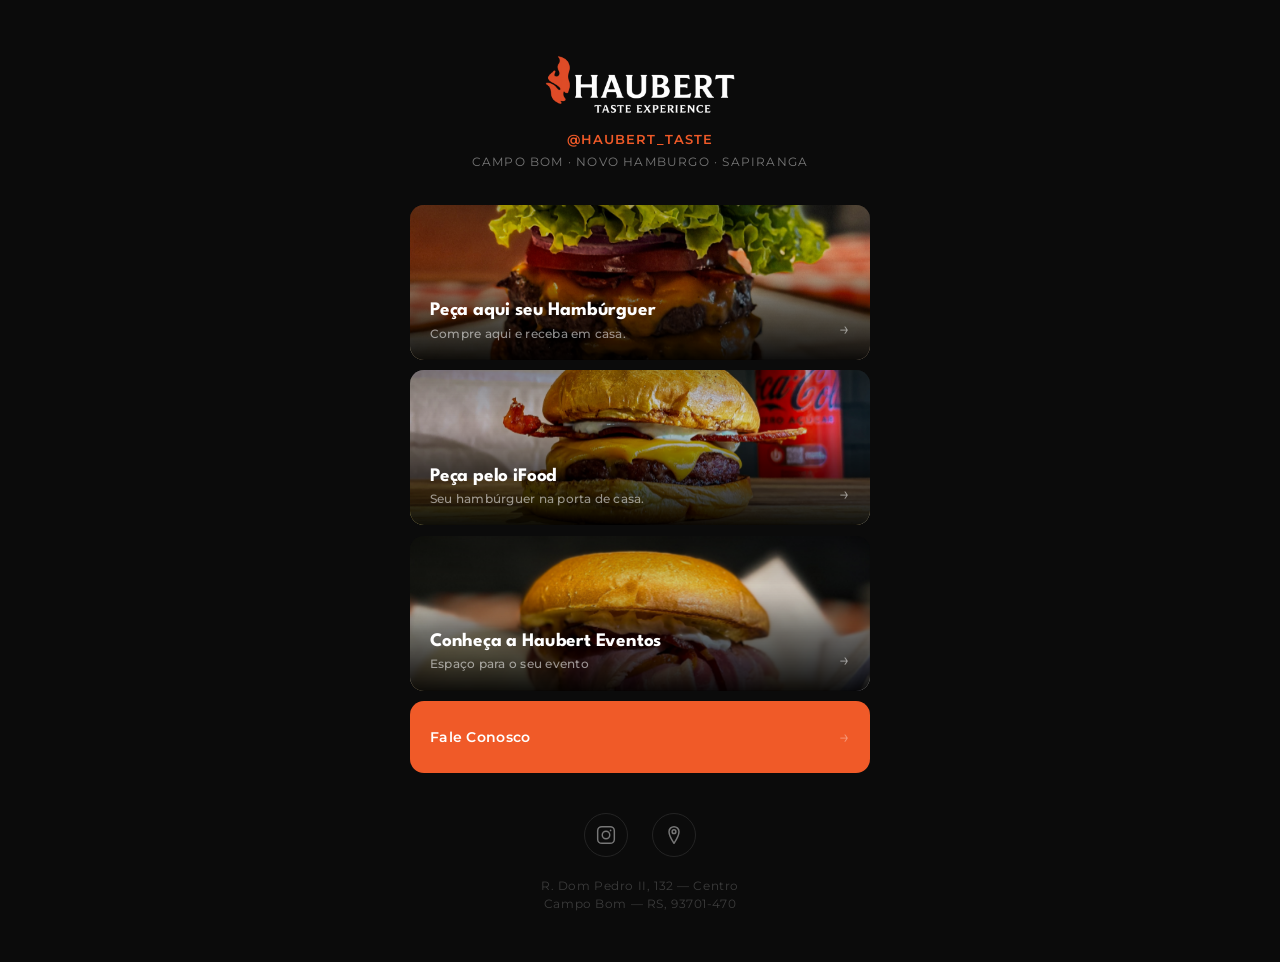
<file: index.html>
<!DOCTYPE html>
<html lang="pt-BR">
  <head>
    <meta charset="UTF-8" />
    <meta name="viewport" content="width=device-width, initial-scale=1.0" />
    <title>Haubert Taste</title>
    <meta
      name="description"
      content="Haubert Taste — hamburgueria artesanal em Campo Bom/RS."
    />
    <meta name="robots" content="noindex" />
    <meta name="theme-color" content="#0B0B0B" />
    <link rel="icon" type="image/png" href="./logotipo/favicon.png" />
    <link rel="apple-touch-icon" href="./logotipo/favicon.png" />
    <link rel="preconnect" href="https://fonts.googleapis.com" />
    <link rel="preconnect" href="https://fonts.gstatic.com" crossorigin />
    <link
      href="https://fonts.googleapis.com/css2?family=League+Spartan:wght@700;800&family=Montserrat:wght@400;500;600&display=swap"
      rel="stylesheet"
    />
    <link rel="stylesheet" href="./links.css" />
  </head>
  <body>
    <div class="page">

      <header class="lt-header">
        <img
          class="lt-logo"
          src="./logotipo/Prancheta%203.png"
          alt="Haubert Taste"
          width="600"
          height="180"
        />
        <a
          class="lt-handle"
          href="https://www.instagram.com/haubert_taste"
          target="_blank"
          rel="noopener noreferrer"
        >@haubert_taste</a>
        <p class="lt-city">Campo Bom &middot; Novo Hamburgo &middot; Sapiranga</p>
      </header>

      <main class="lt-links">

        <a
          class="lt-card"
          href="https://haubert-taste.goomer.app/menu"
          target="_blank"
          rel="noopener noreferrer"
        >
          <div
            class="lt-card__photo"
            style="background-image: url('./fotos/IMG_2862%204.JPG'); background-position: center 65%;"
          ></div>
          <div class="lt-card__overlay"></div>
          <div class="lt-card__content">
            <div class="lt-card__text">
              <span class="lt-card__title">Peça aqui seu Hambúrguer</span>
              <span class="lt-card__sub">Compre aqui e receba em casa.</span>
            </div>
            <span class="lt-card__arrow" aria-hidden="true">→</span>
          </div>
        </a>

        <a
          class="lt-card"
          href="https://www.ifood.com.br/delivery/campo-bom-rs/hamburguer---haubert-taste-centro/0efa4ca6-277e-4114-91d7-0dd6d5dc6d9a"
          target="_blank"
          rel="noopener noreferrer"
        >
          <div
            class="lt-card__photo"
            style="background-image: url('./fotos/IMG_6460%202.JPG'); background-position: center 58%;"
          ></div>
          <div class="lt-card__overlay"></div>
          <div class="lt-card__content">
            <div class="lt-card__text">
              <span class="lt-card__title">Peça pelo iFood</span>
              <span class="lt-card__sub">Seu hambúrguer na porta de casa.</span>
            </div>
            <span class="lt-card__arrow" aria-hidden="true">→</span>
          </div>
        </a>

        <a
          class="lt-card"
          href="https://wa.me/5551981939724?text=Ol%C3%A1%2C%20gostaria%20de%20informa%C3%A7%C3%B5es%20sobre%20eventos"
          target="_blank"
          rel="noopener noreferrer"
        >
          <div
            class="lt-card__photo"
            style="background-image: url('./fotos/IMG_0386.JPG'); background-position: center 45%;"
          ></div>
          <div class="lt-card__overlay"></div>
          <div class="lt-card__content">
            <div class="lt-card__text">
              <span class="lt-card__title">Conheça a Haubert Eventos</span>
              <span class="lt-card__sub">Espaço para o seu evento</span>
            </div>
            <span class="lt-card__arrow" aria-hidden="true">→</span>
          </div>
        </a>

        <a
          class="lt-card lt-card--flat"
          href="https://wa.me/5551981939724?text=Ol%C3%A1%2C%20gostaria%20de%20atendimento%21"
          target="_blank"
          rel="noopener noreferrer"
        >
          <div class="lt-card__content">
            <span class="lt-card__title">Fale Conosco</span>
            <span class="lt-card__arrow" aria-hidden="true">→</span>
          </div>
        </a>

      </main>

      <footer class="lt-footer">
        <div class="lt-footer__icons">
          <a
            class="lt-icon-link"
            href="https://www.instagram.com/haubert_taste"
            target="_blank"
            rel="noopener noreferrer"
            aria-label="Instagram da Haubert Taste"
          >
            <svg viewBox="0 0 24 24" fill="none" stroke="currentColor" stroke-width="1.75" stroke-linecap="round" stroke-linejoin="round" aria-hidden="true">
              <rect x="2" y="2" width="20" height="20" rx="5" ry="5"/>
              <circle cx="12" cy="12" r="4.5"/>
              <circle cx="17.5" cy="6.5" r="1" fill="currentColor" stroke="none"/>
            </svg>
          </a>
          <a
            class="lt-icon-link"
            href="https://share.google/Tu4m13SaoDOngwANZ"
            target="_blank"
            rel="noopener noreferrer"
            aria-label="Ver no Google Maps"
          >
            <svg viewBox="0 0 24 24" fill="none" stroke="currentColor" stroke-width="1.75" stroke-linecap="round" stroke-linejoin="round" aria-hidden="true">
              <path d="M12 2C8.686 2 6 4.686 6 8c0 4.757 6 14 6 14s6-9.243 6-14c0-3.314-2.686-6-6-6z"/>
              <circle cx="12" cy="8" r="2.25"/>
            </svg>
          </a>
        </div>
        <address class="lt-footer__address">
          R. Dom Pedro II, 132 &mdash; Centro<br />
          Campo Bom &mdash; RS, 93701-470
        </address>
      </footer>

    </div>
  </body>
</html>
</file>
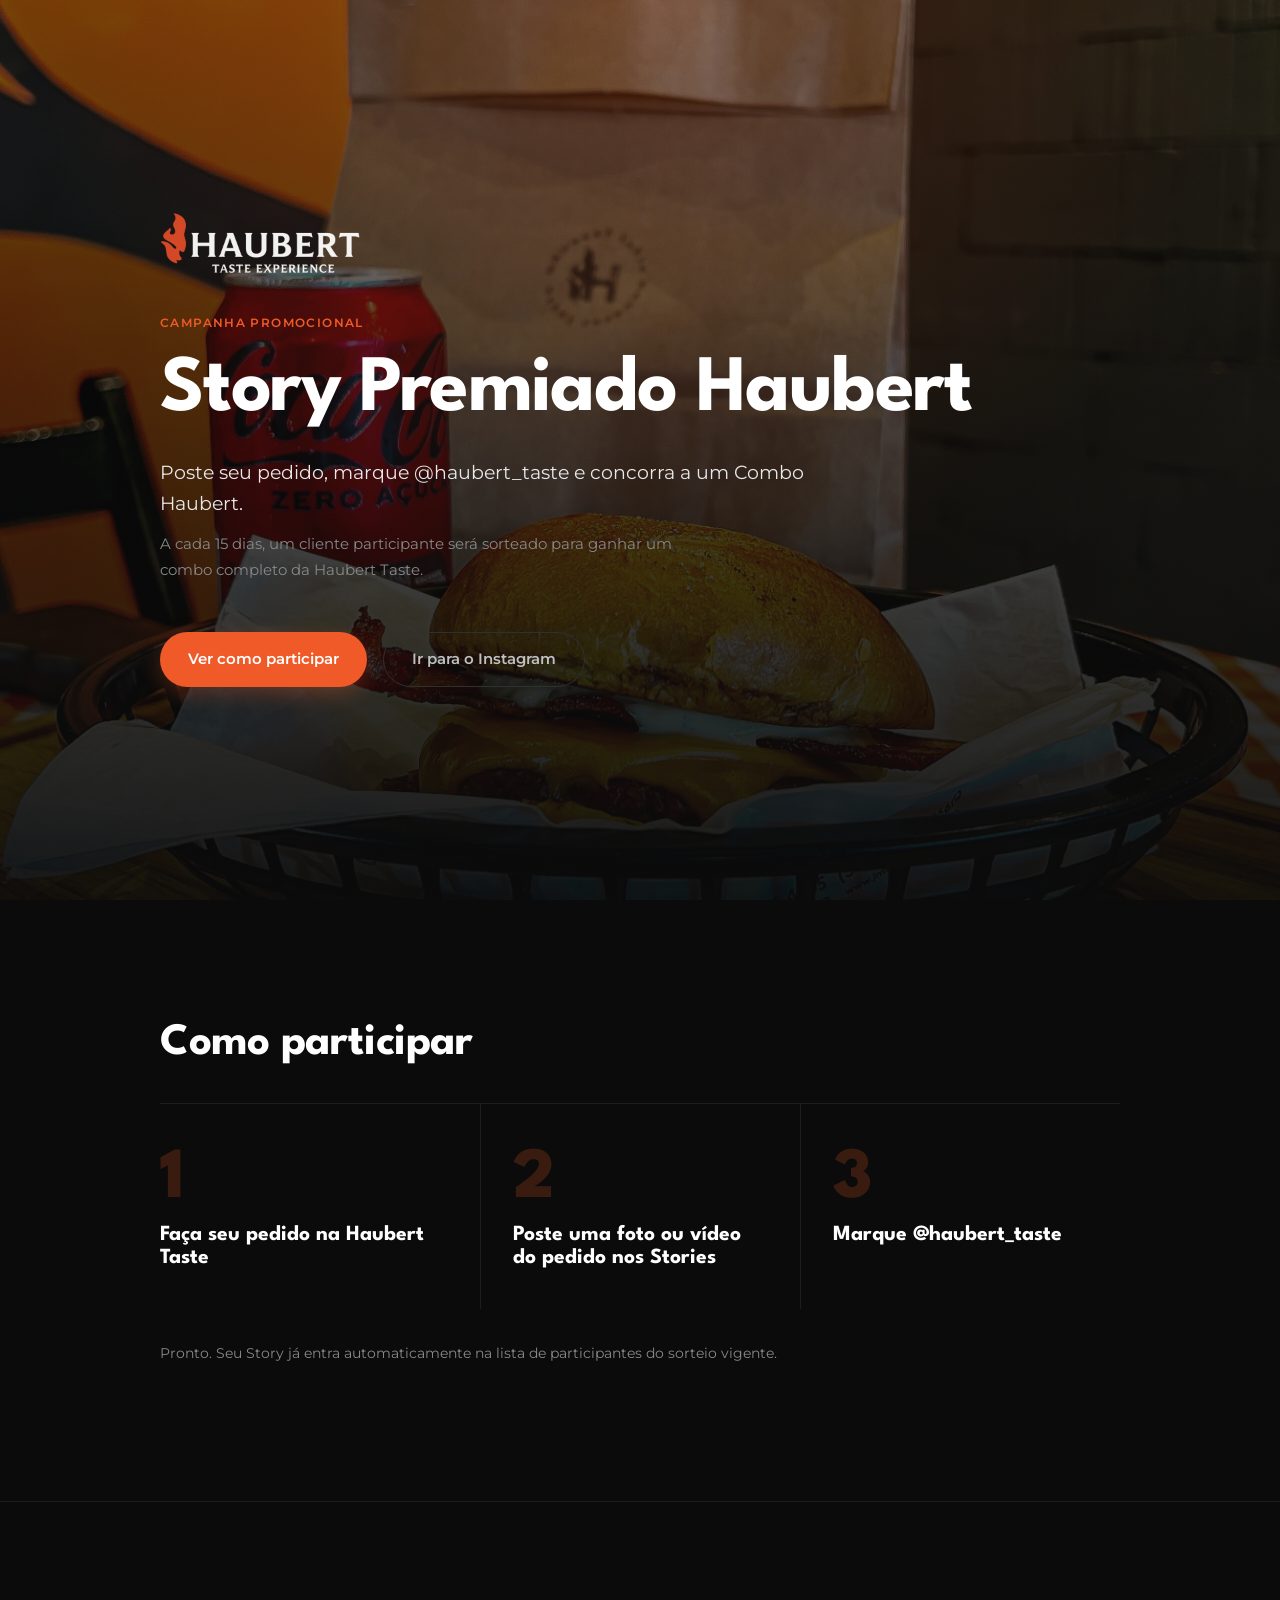
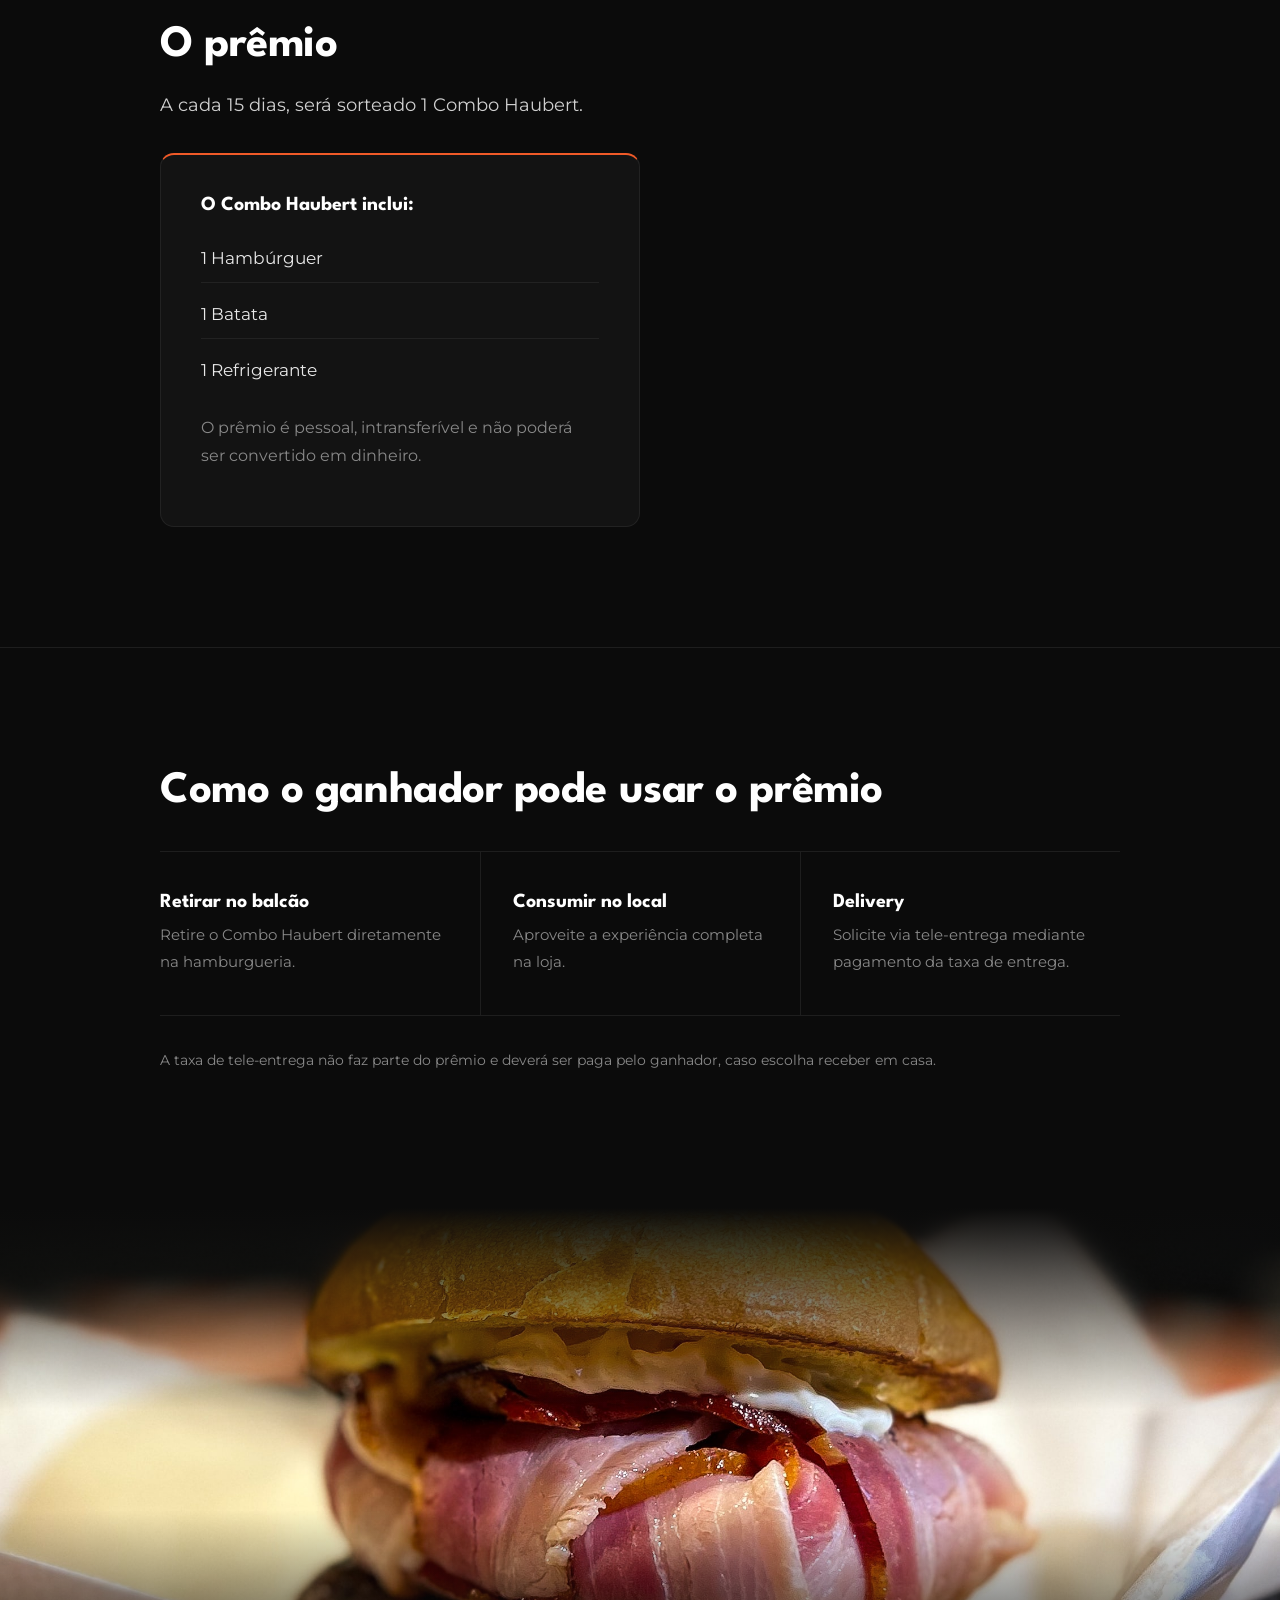
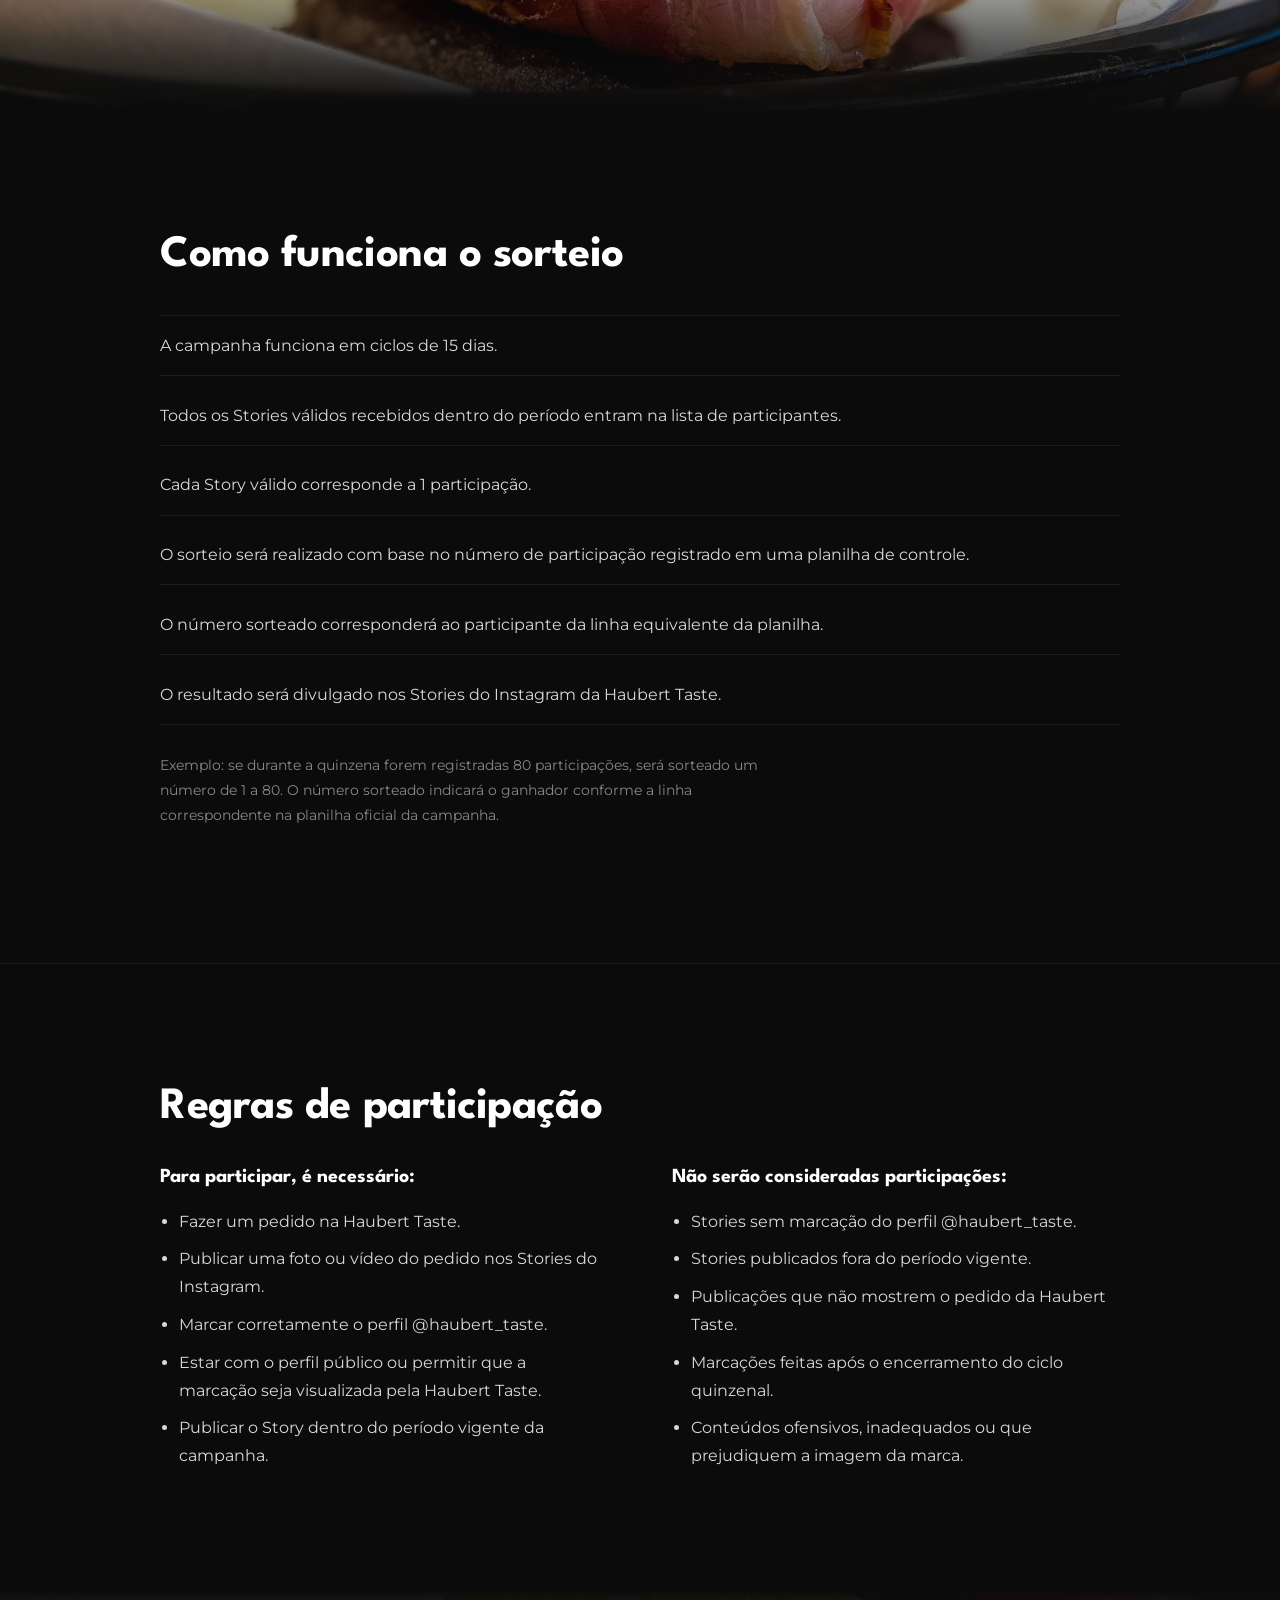
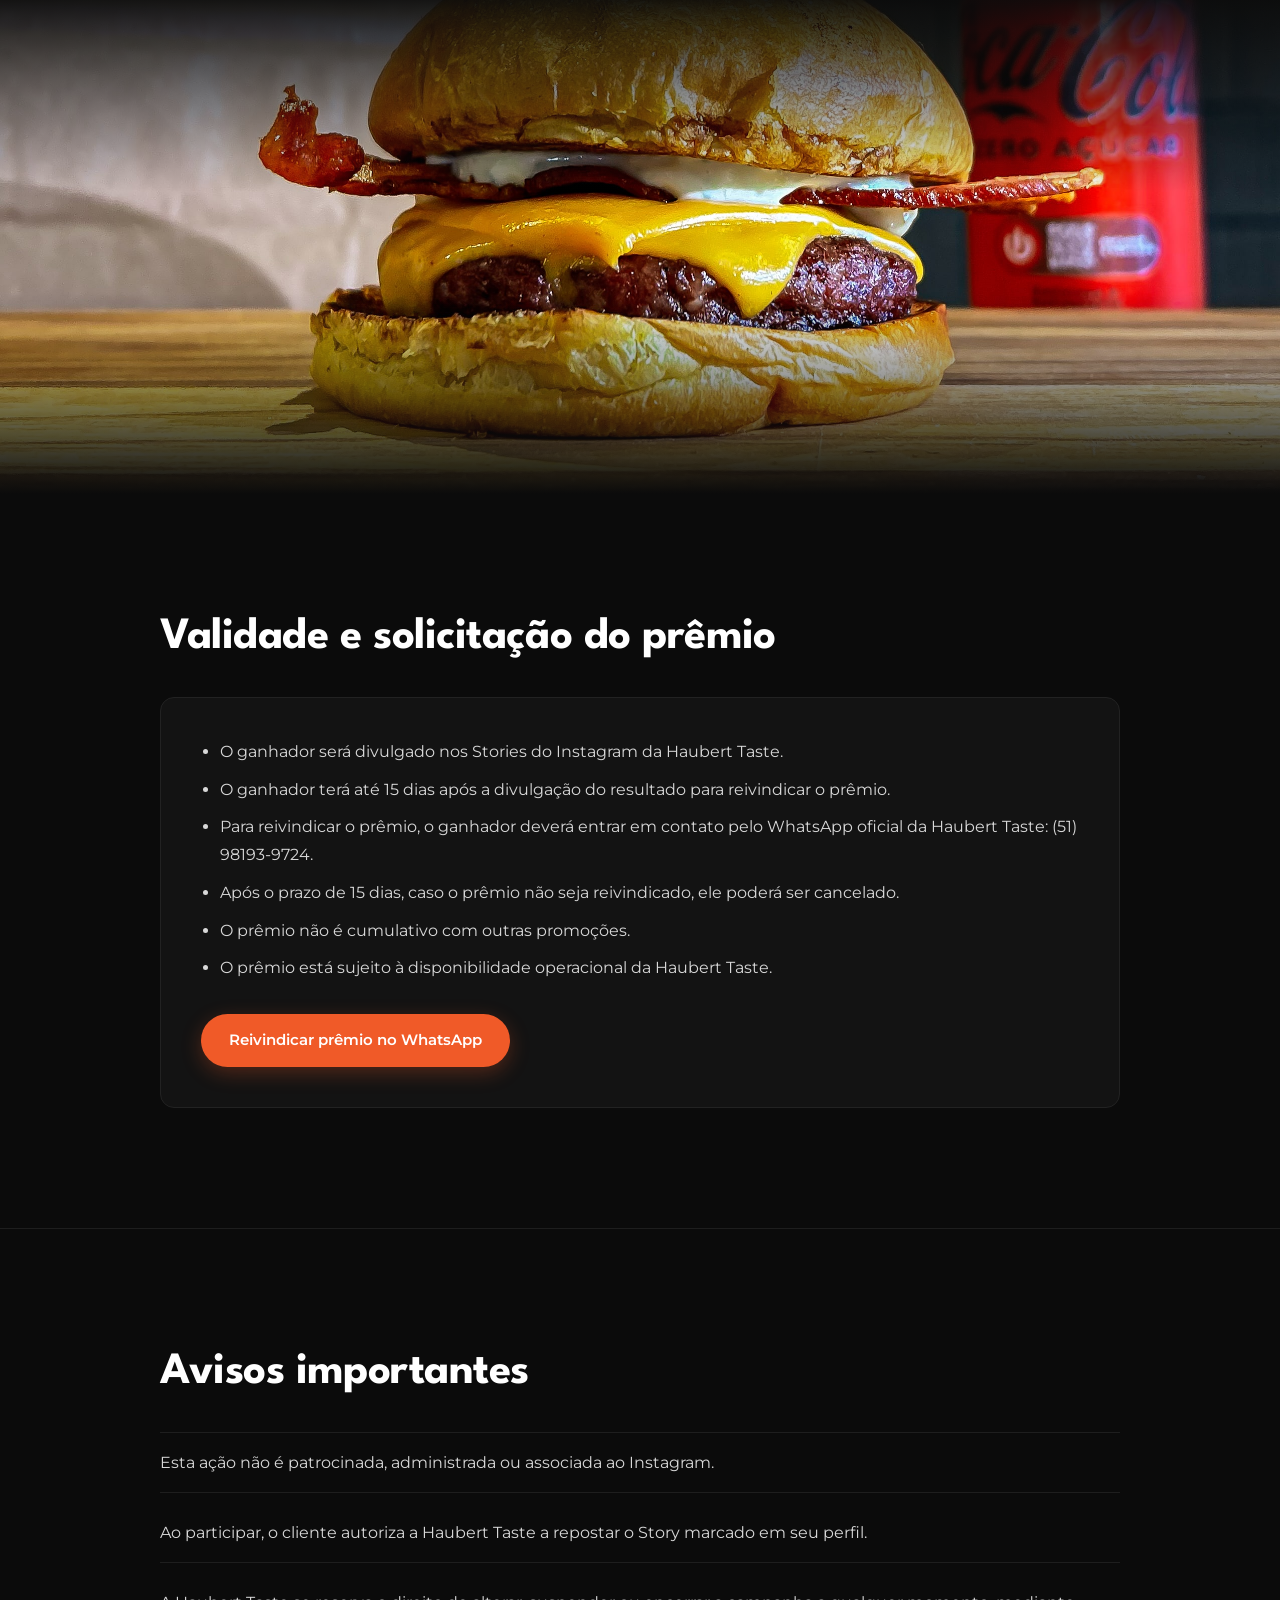
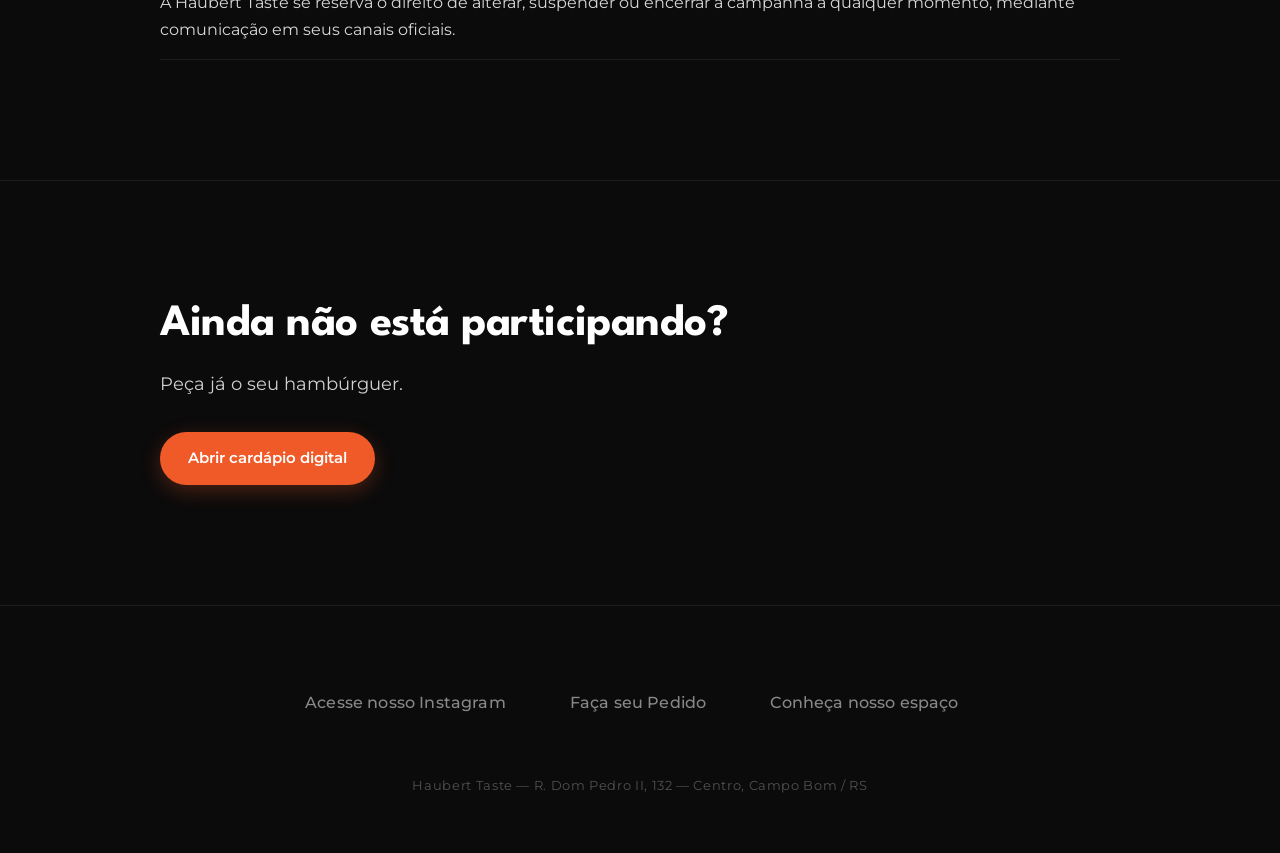
<file: story-premiado.html>
<!DOCTYPE html>
<html lang="pt-BR">
  <head>
    <meta charset="UTF-8" />
    <meta name="viewport" content="width=device-width, initial-scale=1.0" />
    <title>Story Premiado Haubert Taste</title>
    <meta
      name="description"
      content="Participe da campanha Story Premiado Haubert Taste: poste seu pedido, marque @haubert_taste e concorra a um Combo Haubert."
    />
    <meta
      name="keywords"
      content="Haubert Taste, Story Premiado, promoção hamburgueria, combo haubert, Campo Bom"
    />
    <meta name="theme-color" content="#0B0B0B" />
    <meta property="og:title" content="Story Premiado Haubert Taste" />
    <meta
      property="og:description"
      content="Poste seu pedido, marque @haubert_taste e concorra a um Combo Haubert."
    />
    <meta property="og:type" content="website" />
    <!-- og:image requer URL absoluta após o deploy -->
    <meta property="og:image" content="./fotos/IMG_6507.JPG" />
    <link rel="icon" type="image/png" href="./logotipo/favicon.png" />
    <link rel="apple-touch-icon" href="./logotipo/favicon.png" />
    <link rel="preconnect" href="https://fonts.googleapis.com" />
    <link rel="preconnect" href="https://fonts.gstatic.com" crossorigin />
    <link
      href="https://fonts.googleapis.com/css2?family=League+Spartan:wght@600;700;800&family=Montserrat:wght@300;400;500;600&display=swap"
      rel="stylesheet"
    />
    <link rel="stylesheet" href="./styles.css" />
  </head>
  <body>
    <header class="hero" id="topo">
      <div class="container hero__content">
        <img
          class="hero__logo"
          src="./logotipo/Prancheta%203.png"
          alt="Logotipo Haubert Taste"
          width="600"
          height="180"
        />
        <p class="eyebrow">Campanha Promocional</p>
        <h1>Story Premiado Haubert</h1>
        <p class="subtitle">
          Poste seu pedido, marque @haubert_taste e concorra a um Combo
          Haubert.
        </p>
        <p class="support">
          A cada 15 dias, um cliente participante será sorteado para ganhar um
          combo completo da Haubert Taste.
        </p>
        <div class="hero__actions">
          <a class="btn btn--primary" href="#como-participar"
            >Ver como participar</a
          >
          <a
            class="btn btn--ghost"
            href="https://www.instagram.com/haubert_taste"
            target="_blank"
            rel="noopener noreferrer"
            >Ir para o Instagram</a
          >
        </div>
      </div>
    </header>

    <main>
      <section class="section" id="como-participar">
        <div class="container">
          <h2>Como participar</h2>
          <div class="steps">
            <article class="step">
              <span class="step__number">1</span>
              <h3>Faça seu pedido na Haubert Taste</h3>
            </article>
            <article class="step">
              <span class="step__number">2</span>
              <h3>Poste uma foto ou vídeo do pedido nos Stories</h3>
            </article>
            <article class="step">
              <span class="step__number">3</span>
              <h3>Marque @haubert_taste</h3>
            </article>
          </div>
          <p class="section__note">
            Pronto. Seu Story já entra automaticamente na lista de participantes
            do sorteio vigente.
          </p>
        </div>
      </section>

      <section class="section" id="premio">
        <div class="container">
          <h2>O prêmio</h2>
          <p class="lead">A cada 15 dias, será sorteado 1 Combo Haubert.</p>
          <div class="card prize">
            <h3>O Combo Haubert inclui:</h3>
            <ul>
              <li>1 Hambúrguer</li>
              <li>1 Batata</li>
              <li>1 Refrigerante</li>
            </ul>
            <p class="muted">
              O prêmio é pessoal, intransferível e não poderá ser convertido em
              dinheiro.
            </p>
          </div>
        </div>
      </section>

      <section class="section" id="uso-premio">
        <div class="container">
          <h2>Como o ganhador pode usar o prêmio</h2>
          <div class="options-3">
            <article class="option">
              <h3>Retirar no balcão</h3>
              <p>Retire o Combo Haubert diretamente na hamburgueria.</p>
            </article>
            <article class="option">
              <h3>Consumir no local</h3>
              <p>Aproveite a experiência completa na loja.</p>
            </article>
            <article class="option">
              <h3>Delivery</h3>
              <p>
                Solicite via tele-entrega mediante pagamento da taxa de
                entrega.
              </p>
            </article>
          </div>
          <p class="section__note">
            A taxa de tele-entrega não faz parte do prêmio e deverá ser paga
            pelo ganhador, caso escolha receber em casa.
          </p>
        </div>
      </section>

      <figure class="photo-break">
        <img
          src="./fotos/IMG_0386.JPG"
          alt="Hambúrguer Haubert Taste"
          loading="lazy"
          style="object-position: center 55%"
        />
      </figure>

      <section class="section" id="sorteio">
        <div class="container">
          <h2>Como funciona o sorteio</h2>
          <ul class="list content-list">
            <li>A campanha funciona em ciclos de 15 dias.</li>
            <li>
              Todos os Stories válidos recebidos dentro do período entram na
              lista de participantes.
            </li>
            <li>Cada Story válido corresponde a 1 participação.</li>
            <li>
              O sorteio será realizado com base no número de participação
              registrado em uma planilha de controle.
            </li>
            <li>
              O número sorteado corresponderá ao participante da linha
              equivalente da planilha.
            </li>
            <li>
              O resultado será divulgado nos Stories do Instagram da Haubert
              Taste.
            </li>
          </ul>
          <p class="muted content-note">
            Exemplo: se durante a quinzena forem registradas 80 participações,
            será sorteado um número de 1 a 80. O número sorteado indicará o
            ganhador conforme a linha correspondente na planilha oficial da
            campanha.
          </p>
        </div>
      </section>

      <section class="section" id="regras">
        <div class="container">
          <h2>Regras de participação</h2>
          <div class="rules-2">
            <article class="rule-col">
              <h3>Para participar, é necessário:</h3>
              <ul class="list">
                <li>Fazer um pedido na Haubert Taste.</li>
                <li>
                  Publicar uma foto ou vídeo do pedido nos Stories do Instagram.
                </li>
                <li>Marcar corretamente o perfil @haubert_taste.</li>
                <li>
                  Estar com o perfil público ou permitir que a marcação seja
                  visualizada pela Haubert Taste.
                </li>
                <li>Publicar o Story dentro do período vigente da campanha.</li>
              </ul>
            </article>
            <article class="rule-col">
              <h3>Não serão consideradas participações:</h3>
              <ul class="list">
                <li>Stories sem marcação do perfil @haubert_taste.</li>
                <li>Stories publicados fora do período vigente.</li>
                <li>Publicações que não mostrem o pedido da Haubert Taste.</li>
                <li>
                  Marcações feitas após o encerramento do ciclo quinzenal.
                </li>
                <li>
                  Conteúdos ofensivos, inadequados ou que prejudiquem a imagem
                  da marca.
                </li>
              </ul>
            </article>
          </div>
        </div>
      </section>

      <figure class="photo-break">
        <img
          src="./fotos/IMG_6460%202.JPG"
          alt="Combo Haubert Taste — hambúrguer, batata e refrigerante"
          loading="lazy"
          style="object-position: center 60%"
        />
      </figure>

      <section class="section" id="validade">
        <div class="container">
          <h2>Validade e solicitação do prêmio</h2>
          <div class="card">
            <ul class="list">
              <li>
                O ganhador será divulgado nos Stories do Instagram da Haubert
                Taste.
              </li>
              <li>
                O ganhador terá até 15 dias após a divulgação do resultado para
                reivindicar o prêmio.
              </li>
              <li>
                Para reivindicar o prêmio, o ganhador deverá entrar em contato
                pelo WhatsApp oficial da Haubert Taste: (51) 98193-9724.
              </li>
              <li>
                Após o prazo de 15 dias, caso o prêmio não seja reivindicado,
                ele poderá ser cancelado.
              </li>
              <li>O prêmio não é cumulativo com outras promoções.</li>
              <li>
                O prêmio está sujeito à disponibilidade operacional da Haubert
                Taste.
              </li>
            </ul>
            <div class="cta-row">
              <a
                class="btn btn--primary"
                href="https://wa.me/5551981939724"
                target="_blank"
                rel="noopener noreferrer"
                >Reivindicar prêmio no WhatsApp</a
              >
            </div>
          </div>
        </div>
      </section>

      <section class="section" id="avisos">
        <div class="container">
          <h2>Avisos importantes</h2>
          <ul class="list content-list">
            <li>
              Esta ação não é patrocinada, administrada ou associada ao
              Instagram.
            </li>
            <li>
              Ao participar, o cliente autoriza a Haubert Taste a repostar o
              Story marcado em seu perfil.
            </li>
            <li>
              A Haubert Taste se reserva o direito de alterar, suspender ou
              encerrar a campanha a qualquer momento, mediante comunicação em
              seus canais oficiais.
            </li>
          </ul>
        </div>
      </section>

      <section class="section" id="cardapio">
        <div class="container">
          <h2>Ainda não está participando?</h2>
          <p class="lead">Peça já o seu hambúrguer.</p>
          <div class="cta-row">
            <a
              class="btn btn--primary"
              href="https://haubert-taste.goomer.app/menu"
              target="_blank"
              rel="noopener noreferrer"
              >Abrir cardápio digital</a
            >
          </div>
        </div>
      </section>
    </main>

    <footer class="site-footer">
      <div class="container">
        <nav class="footer-nav" aria-label="Links rápidos">
          <a
            class="footer-nav__link"
            href="https://www.instagram.com/haubert_taste"
            target="_blank"
            rel="noopener noreferrer"
            >Acesse nosso Instagram</a
          >
          <a
            class="footer-nav__link"
            href="https://haubert-taste.goomer.app/menu"
            target="_blank"
            rel="noopener noreferrer"
            >Faça seu Pedido</a
          >
          <a
            class="footer-nav__link"
            href="https://share.google/rNVTBRVG42OtQlYPN"
            target="_blank"
            rel="noopener noreferrer"
            >Conheça nosso espaço</a
          >
        </nav>
        <address class="footer-address">
          Haubert Taste &mdash; R. Dom Pedro II, 132 &mdash; Centro, Campo Bom / RS
        </address>
      </div>
    </footer>

    <script src="./script.js"></script>
  </body>
</html>
</file>
<file: links.css>
:root {
  --bg: #0b0b0b;
  --bg-card: #141414;
  --text: #ffffff;
  --muted: #777777;
  --accent: #f05a28;
}

*,
*::before,
*::after {
  box-sizing: border-box;
  margin: 0;
  padding: 0;
}

html {
  scroll-behavior: smooth;
  -webkit-text-size-adjust: 100%;
}

body {
  background: var(--bg);
  color: var(--text);
  font-family: "Montserrat", Arial, sans-serif;
  min-height: 100dvh;
  display: flex;
  justify-content: center;
  padding: 0 1rem;
}

/* ─── Page wrapper ──────────────────────────────────────────────── */

.page {
  width: 100%;
  max-width: 460px;
  padding: 3.5rem 0 3rem;
  display: flex;
  flex-direction: column;
  gap: 2.25rem;
}

/* ─── Header ────────────────────────────────────────────────────── */

.lt-header {
  display: flex;
  flex-direction: column;
  align-items: center;
  gap: 0.4rem;
  text-align: center;
}

.lt-logo {
  width: 190px;
  height: auto;
  margin-bottom: 0.75rem;
}

.lt-handle {
  color: var(--accent);
  font-size: 0.82rem;
  font-weight: 600;
  letter-spacing: 0.08em;
  text-transform: uppercase;
  text-decoration: none;
  transition: opacity 0.2s ease;
}

.lt-handle:hover {
  opacity: 0.75;
}

.lt-city {
  color: var(--muted);
  font-size: 0.75rem;
  letter-spacing: 0.1em;
  text-transform: uppercase;
}

/* ─── Link list ─────────────────────────────────────────────────── */

.lt-links {
  display: flex;
  flex-direction: column;
  gap: 0.65rem;
}

/* ─── Card base ─────────────────────────────────────────────────── */

.lt-card {
  position: relative;
  display: flex;
  align-items: flex-end;
  height: 155px;
  border-radius: 14px;
  overflow: hidden;
  text-decoration: none;
  color: var(--text);
  transition: transform 0.28s ease, box-shadow 0.28s ease;
  -webkit-tap-highlight-color: transparent;
}

.lt-card:hover {
  transform: translateY(-2px);
  box-shadow: 0 0 0 1.5px var(--accent), 0 16px 48px rgba(0, 0, 0, 0.65);
}

.lt-card:focus-visible {
  outline: 2px solid var(--accent);
  outline-offset: 3px;
}

/* ─── Photo layer ───────────────────────────────────────────────── */

.lt-card__photo {
  position: absolute;
  inset: 0;
  background-size: cover;
  background-repeat: no-repeat;
  transition: transform 0.55s ease;
  will-change: transform;
}

.lt-card:hover .lt-card__photo {
  transform: scale(1.06);
}

/* ─── Overlay ───────────────────────────────────────────────────── */

.lt-card__overlay {
  position: absolute;
  inset: 0;
  background:
    linear-gradient(to top, rgba(0, 0, 0, 0.94) 0%, rgba(0, 0, 0, 0.55) 38%, rgba(0, 0, 0, 0.08) 68%, transparent 100%),
    linear-gradient(to bottom, rgba(0, 0, 0, 0.35) 0%, transparent 40%);
  transition: opacity 0.3s ease;
}

.lt-card:hover .lt-card__overlay {
  opacity: 0.88;
}

/* ─── Content layer ─────────────────────────────────────────────── */

.lt-card__content {
  position: relative;
  z-index: 1;
  width: 100%;
  display: flex;
  align-items: flex-end;
  justify-content: space-between;
  padding: 1.1rem 1.25rem 1.2rem;
  gap: 0.75rem;
}

.lt-card__text {
  display: flex;
  flex-direction: column;
  gap: 0.2rem;
}

.lt-card__badge {
  display: inline-block;
  background: var(--accent);
  color: #fff;
  font-size: 0.62rem;
  font-weight: 700;
  letter-spacing: 0.1em;
  text-transform: uppercase;
  padding: 0.18rem 0.5rem;
  border-radius: 999px;
  margin-bottom: 0.25rem;
  width: fit-content;
}

.lt-card__title {
  font-family: "League Spartan", Arial, sans-serif;
  font-size: clamp(1.05rem, 4.5vw, 1.2rem);
  font-weight: 700;
  line-height: 1.15;
  letter-spacing: -0.01em;
}

.lt-card__sub {
  color: rgba(255, 255, 255, 0.55);
  font-size: 0.75rem;
  font-weight: 500;
  letter-spacing: 0.02em;
}

.lt-card__arrow {
  font-size: 1.1rem;
  opacity: 0.5;
  flex-shrink: 0;
  align-self: flex-end;
  transition: transform 0.22s ease, opacity 0.22s ease;
  padding-bottom: 0.1rem;
}

.lt-card:hover .lt-card__arrow {
  transform: translateX(4px);
  opacity: 1;
}

/* ─── Promo card (destaque) ─────────────────────────────────────── */

.lt-card--promo {
  height: 175px;
}

/* ─── Flat card (Fale Conosco) ──────────────────────────────────── */

.lt-card--flat {
  background: var(--accent);
  border: none;
  height: 72px;
  align-items: center;
}

.lt-card--flat .lt-card__content {
  padding: 0 1.25rem;
  align-items: center;
}

.lt-card--flat .lt-card__title {
  font-family: "Montserrat", Arial, sans-serif;
  font-size: 0.9rem;
  font-weight: 600;
  color: #fff;
  letter-spacing: 0.02em;
}

.lt-card--flat .lt-card__arrow {
  color: rgba(255, 255, 255, 0.7);
  transition: transform 0.22s ease, opacity 0.22s ease;
}

.lt-card--flat:hover .lt-card__arrow {
  color: #fff;
  opacity: 1;
  transform: translateX(4px);
}

.lt-card--flat:hover {
  background: #f36b3d;
  box-shadow: 0 8px 28px rgba(240, 90, 40, 0.45);
}

/* ─── Footer ────────────────────────────────────────────────────── */

.lt-footer {
  display: flex;
  flex-direction: column;
  align-items: center;
  gap: 1.25rem;
  padding-top: 0.25rem;
}

.lt-footer__icons {
  display: flex;
  gap: 1.5rem;
  align-items: center;
}

.lt-icon-link {
  display: flex;
  align-items: center;
  justify-content: center;
  width: 44px;
  height: 44px;
  border-radius: 50%;
  border: 1px solid #242424;
  color: var(--muted);
  text-decoration: none;
  transition: color 0.2s ease, border-color 0.2s ease, transform 0.2s ease;
}

.lt-icon-link:hover {
  color: var(--text);
  border-color: #3a3a3a;
  transform: translateY(-2px);
}

.lt-icon-link:focus-visible {
  outline: 2px solid var(--accent);
  outline-offset: 3px;
}

.lt-icon-link svg {
  width: 20px;
  height: 20px;
  display: block;
  flex-shrink: 0;
}

.lt-footer__address {
  font-style: normal;
  text-align: center;
  color: var(--muted);
  font-size: 0.72rem;
  letter-spacing: 0.05em;
  opacity: 0.45;
  line-height: 1.6;
}
</file>
<file: styles.css>
:root {
  --bg: #0b0b0b;
  --bg-card: #131313;
  --text: #ffffff;
  --muted: #888888;
  --accent: #f05a28;
  --divider: #1e1e1e;
  --radius: 14px;
  --container: 960px;
}

*,
*::before,
*::after {
  box-sizing: border-box;
}

html {
  scroll-behavior: smooth;
}

body {
  margin: 0;
  font-family: "Montserrat", Arial, sans-serif;
  background: var(--bg);
  color: var(--text);
  line-height: 1.75;
}

img {
  max-width: 100%;
  display: block;
}

a {
  color: inherit;
}

.container {
  width: min(100% - 2.5rem, var(--container));
  margin: 0 auto;
}

/* ─── Hero ─────────────────────────────────────────────────────── */

.hero {
  position: relative;
  min-height: 100vh;
  display: grid;
  align-items: center;
  background: linear-gradient(
      180deg,
      rgba(11, 11, 11, 0.55),
      rgba(11, 11, 11, 0.95)
    ),
    url("./fotos/IMG_6507.JPG") center / cover no-repeat;
}

.hero::after {
  content: "";
  position: absolute;
  inset: 0;
  background: radial-gradient(
    circle at center top,
    rgba(240, 90, 40, 0.18),
    transparent 55%
  );
  pointer-events: none;
}

.hero__content {
  position: relative;
  z-index: 1;
  padding: 5rem 0;
}

.hero__logo {
  width: 200px;
  height: auto;
  margin-bottom: 2.5rem;
  opacity: 0.95;
}

.eyebrow {
  color: var(--accent);
  text-transform: uppercase;
  letter-spacing: 0.12em;
  font-size: 0.72rem;
  margin: 0;
  font-weight: 600;
}

/* ─── Typography ────────────────────────────────────────────────── */

h1,
h2,
h3 {
  margin: 0;
  font-family: "League Spartan", Arial, sans-serif;
  line-height: 1.05;
}

h1 {
  margin-top: 1rem;
  font-size: clamp(2.6rem, 8vw, 5rem);
  letter-spacing: -0.02em;
}

h2 {
  font-size: clamp(1.8rem, 5vw, 2.8rem);
  margin-bottom: 2.25rem;
  letter-spacing: -0.01em;
}

h3 {
  font-size: clamp(1rem, 3vw, 1.25rem);
  margin-bottom: 0.6rem;
  font-weight: 700;
}

.subtitle {
  margin: 1.5rem 0 0.75rem;
  font-size: clamp(1rem, 2.5vw, 1.2rem);
  color: #e8e8e8;
  max-width: 54ch;
  line-height: 1.6;
}

.support {
  margin: 0;
  color: var(--muted);
  max-width: 52ch;
  font-size: 0.95rem;
}

.lead {
  margin: -1rem 0 2rem;
  color: #d0d0d0;
  font-size: clamp(1rem, 2.5vw, 1.15rem);
}

/* ─── Buttons ───────────────────────────────────────────────────── */

.hero__actions {
  margin-top: 3rem;
  display: flex;
  gap: 1rem;
  flex-wrap: wrap;
}

.btn {
  display: inline-flex;
  align-items: center;
  justify-content: center;
  border-radius: 999px;
  padding: 0.85rem 1.75rem;
  text-decoration: none;
  font-weight: 600;
  font-size: 0.92rem;
  transition: transform 0.2s ease, box-shadow 0.2s ease, background 0.2s ease,
    opacity 0.2s ease;
}

.btn:hover {
  transform: translateY(-1px);
}

.btn:focus-visible {
  outline: 2px solid var(--accent);
  outline-offset: 3px;
}

.btn--primary {
  background: var(--accent);
  color: #fff;
  box-shadow: 0 6px 20px rgba(240, 90, 40, 0.28);
}

.btn--primary:hover {
  background: #f36b3d;
}

.btn--ghost {
  border: 1px solid #303030;
  background: transparent;
  color: #c0c0c0;
}

.btn--ghost:hover {
  background: rgba(255, 255, 255, 0.05);
  color: #fff;
}

/* ─── Sections ──────────────────────────────────────────────────── */

.section {
  padding: 5.5rem 0;
}

.section + .section {
  border-top: 1px solid var(--divider);
}

/* ─── Card (usada apenas em prize, validade, footer) ────────────── */

.card {
  background: var(--bg-card);
  border: 1px solid #222222;
  border-radius: var(--radius);
  padding: 2rem;
}

/* ─── Prize card ────────────────────────────────────────────────── */

.prize {
  border-top: 2px solid var(--accent);
  max-width: 480px;
}

.prize ul {
  margin: 1.25rem 0;
  list-style: none;
  padding: 0;
}

.prize ul li {
  padding: 0.5rem 0;
  border-bottom: 1px solid #222;
  color: #e8e8e8;
  font-size: 1.05rem;
}

.prize ul li:last-child {
  border-bottom: none;
}

/* ─── Steps ─────────────────────────────────────────────────────── */

.steps {
  display: grid;
  gap: 0;
}

.step {
  padding: 2rem 0;
  border-top: 1px solid var(--divider);
}

.step:last-child {
  border-bottom: 1px solid var(--divider);
}

.step__number {
  display: block;
  font-family: "League Spartan", Arial, sans-serif;
  font-size: clamp(3rem, 8vw, 4.5rem);
  font-weight: 800;
  color: var(--accent);
  opacity: 0.2;
  line-height: 1;
  margin-bottom: 0.5rem;
  letter-spacing: -0.04em;
}

.step h3 {
  font-size: clamp(1.1rem, 3vw, 1.35rem);
  margin-bottom: 0;
  color: var(--text);
}

/* ─── Options (como usar o prêmio) ──────────────────────────────── */

.options-3 {
  display: grid;
  gap: 0;
}

.option {
  padding: 2rem 0;
  border-top: 1px solid var(--divider);
}

.option:last-child {
  border-bottom: 1px solid var(--divider);
}

.option h3 {
  color: var(--text);
}

.option p {
  margin: 0.35rem 0 0;
  color: var(--muted);
  font-size: 0.95rem;
}

/* ─── Rules (regras) ────────────────────────────────────────────── */

.rules-2 {
  display: grid;
  gap: 3rem;
}

.rule-col h3 {
  margin-bottom: 1.25rem;
  color: var(--text);
}

/* ─── Content lists (sorteio, avisos) ───────────────────────────── */

.content-list {
  list-style: none;
  padding: 0;
  margin: 0;
}

.content-list li {
  padding: 1rem 0;
  border-bottom: 1px solid var(--divider);
  color: #d8d8d8;
  font-size: 0.97rem;
}

.content-list li:first-child {
  border-top: 1px solid var(--divider);
}

.content-note {
  margin-top: 1.75rem;
  color: var(--muted);
  font-size: 0.9rem;
  max-width: 68ch;
}

/* ─── Shared utils ──────────────────────────────────────────────── */

.section__note {
  margin-top: 2rem;
  color: var(--muted);
  font-size: 0.9rem;
}

.muted {
  color: var(--muted);
}

ul {
  margin: 0;
  padding-left: 1.2rem;
}

li + li {
  margin-top: 0.6rem;
}

.list {
  color: #d8d8d8;
}

.cta-row {
  margin-top: 2rem;
  display: flex;
  flex-wrap: wrap;
  gap: 0.75rem;
}

/* ─── Photo breaks ──────────────────────────────────────────────── */

.photo-break {
  margin: 0;
  width: 100%;
  height: clamp(44vh, 56vh, 640px);
  overflow: hidden;
  position: relative;
}

.photo-break img {
  width: 100%;
  height: 100%;
  object-fit: cover;
  display: block;
}

.photo-break::before,
.photo-break::after {
  content: "";
  position: absolute;
  left: 0;
  right: 0;
  height: 40%;
  pointer-events: none;
  z-index: 1;
}

.photo-break::before {
  top: 0;
  background: linear-gradient(to bottom, var(--bg), transparent);
}

.photo-break::after {
  bottom: 0;
  background: linear-gradient(to top, var(--bg), transparent);
}

/* ─── Footer ────────────────────────────────────────────────────── */

.site-footer {
  padding: 4.5rem 0 3.5rem;
  border-top: 1px solid var(--divider);
}

.footer-nav {
  display: flex;
  flex-direction: column;
  align-items: center;
  gap: 0.25rem;
  margin-bottom: 3rem;
}

.footer-nav__link {
  display: inline-flex;
  align-items: center;
  gap: 0.5rem;
  padding: 0.65rem 0;
  color: var(--muted);
  text-decoration: none;
  font-size: 1rem;
  font-weight: 500;
  letter-spacing: 0.01em;
  transition: color 0.2s ease;
  position: relative;
}

.footer-nav__link::after {
  content: "→";
  font-size: 0.85em;
  opacity: 0;
  transform: translateX(-6px);
  transition: opacity 0.2s ease, transform 0.2s ease;
}

.footer-nav__link:hover {
  color: var(--text);
}

.footer-nav__link:hover::after {
  opacity: 1;
  transform: translateX(0);
}

.footer-nav__link:focus-visible {
  outline: 2px solid var(--accent);
  outline-offset: 4px;
  border-radius: 2px;
}

.footer-address {
  display: block;
  text-align: center;
  font-style: normal;
  color: var(--muted);
  font-size: 0.8rem;
  letter-spacing: 0.05em;
  opacity: 0.55;
}

@media (min-width: 700px) {
  .footer-nav {
    flex-direction: row;
    justify-content: center;
    gap: 3rem;
  }
}

/* ─── Responsive ────────────────────────────────────────────────── */

@media (min-width: 700px) {
  .section {
    padding: 7.5rem 0;
  }

  .steps {
    grid-template-columns: repeat(3, minmax(0, 1fr));
    gap: 0;
  }

  .step {
    padding: 2.5rem 2rem 2.5rem 0;
    border-top: 1px solid var(--divider);
    border-left: none;
  }

  .step + .step {
    padding-left: 2rem;
    border-left: 1px solid var(--divider);
  }

  .step:last-child {
    border-bottom: none;
  }

  .options-3 {
    grid-template-columns: repeat(3, minmax(0, 1fr));
    gap: 0;
  }

  .option {
    padding: 2.5rem 2rem 2.5rem 0;
    border-top: 1px solid var(--divider);
    border-bottom: 1px solid var(--divider);
    border-left: none;
  }

  .option + .option {
    padding-left: 2rem;
    border-left: 1px solid var(--divider);
  }

  .rules-2 {
    grid-template-columns: repeat(2, minmax(0, 1fr));
    gap: 4rem;
  }

  .card {
    padding: 2.5rem;
  }
}
</file>
